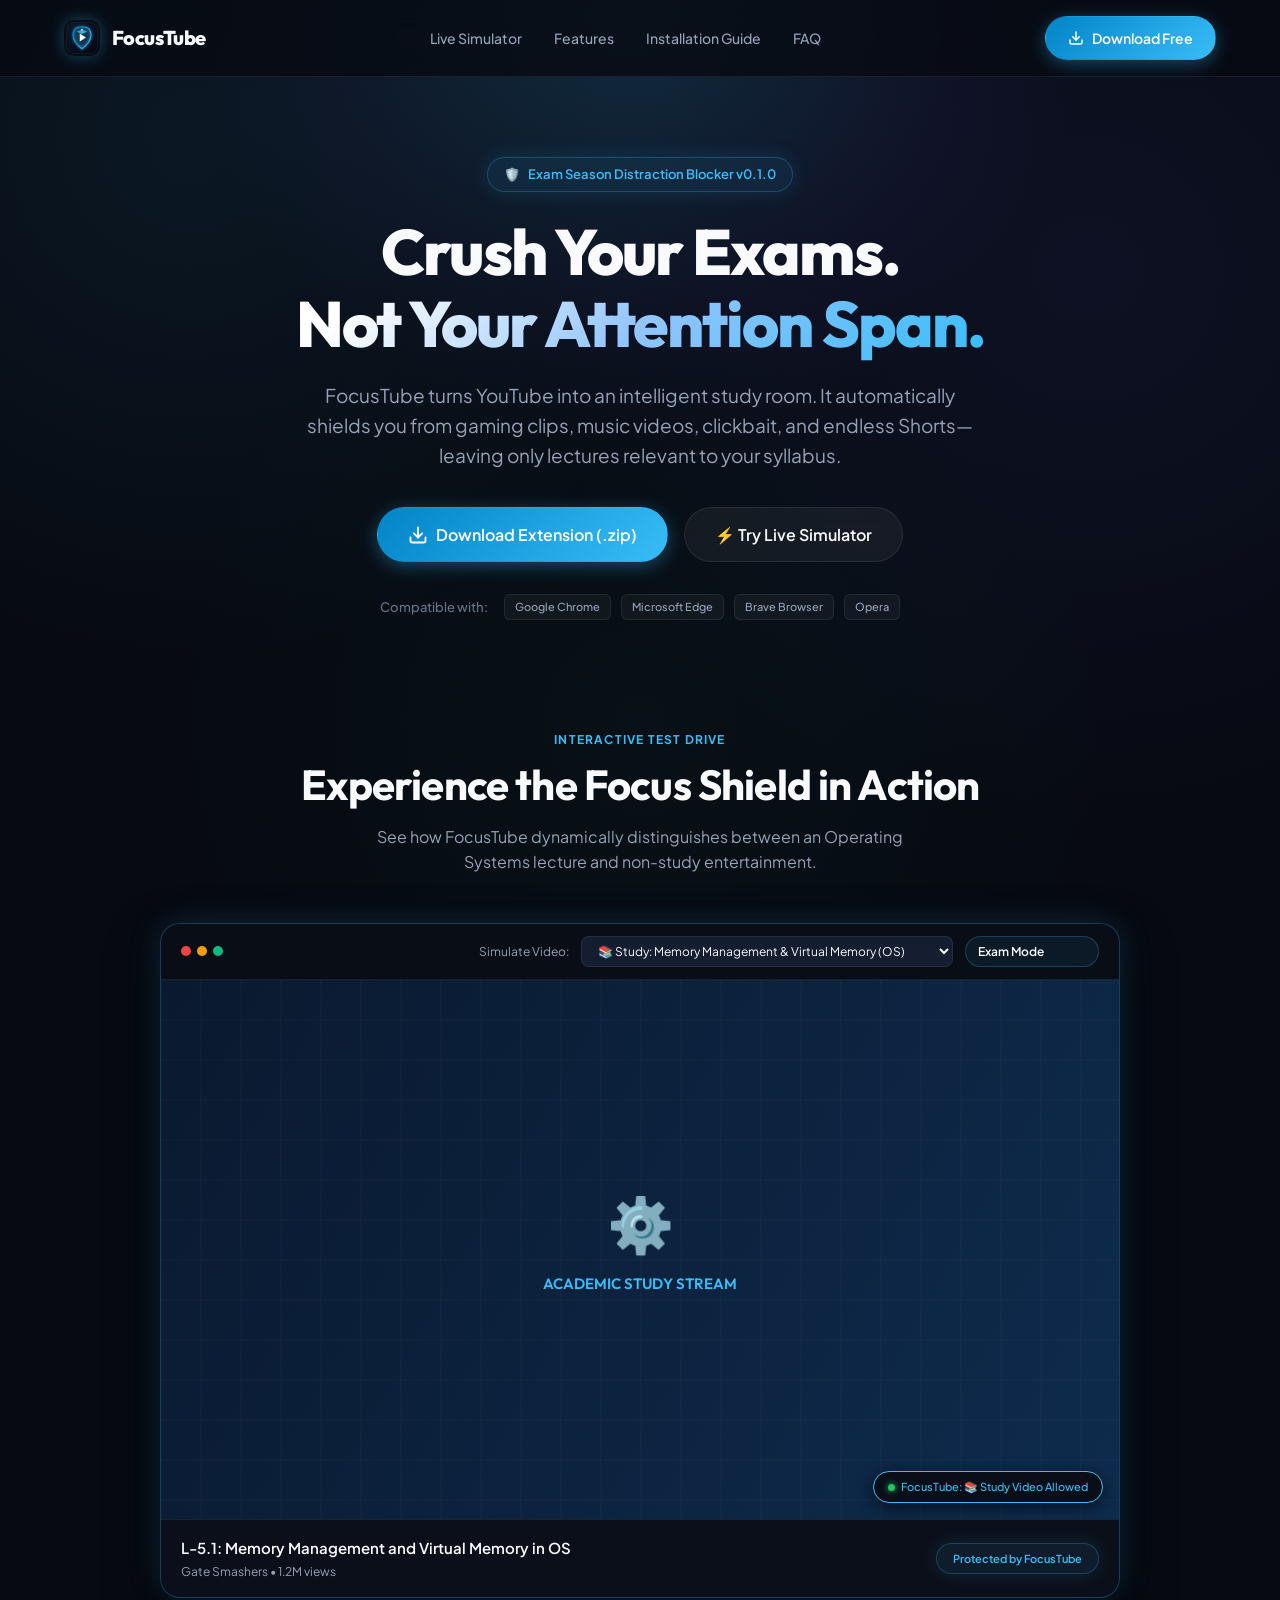
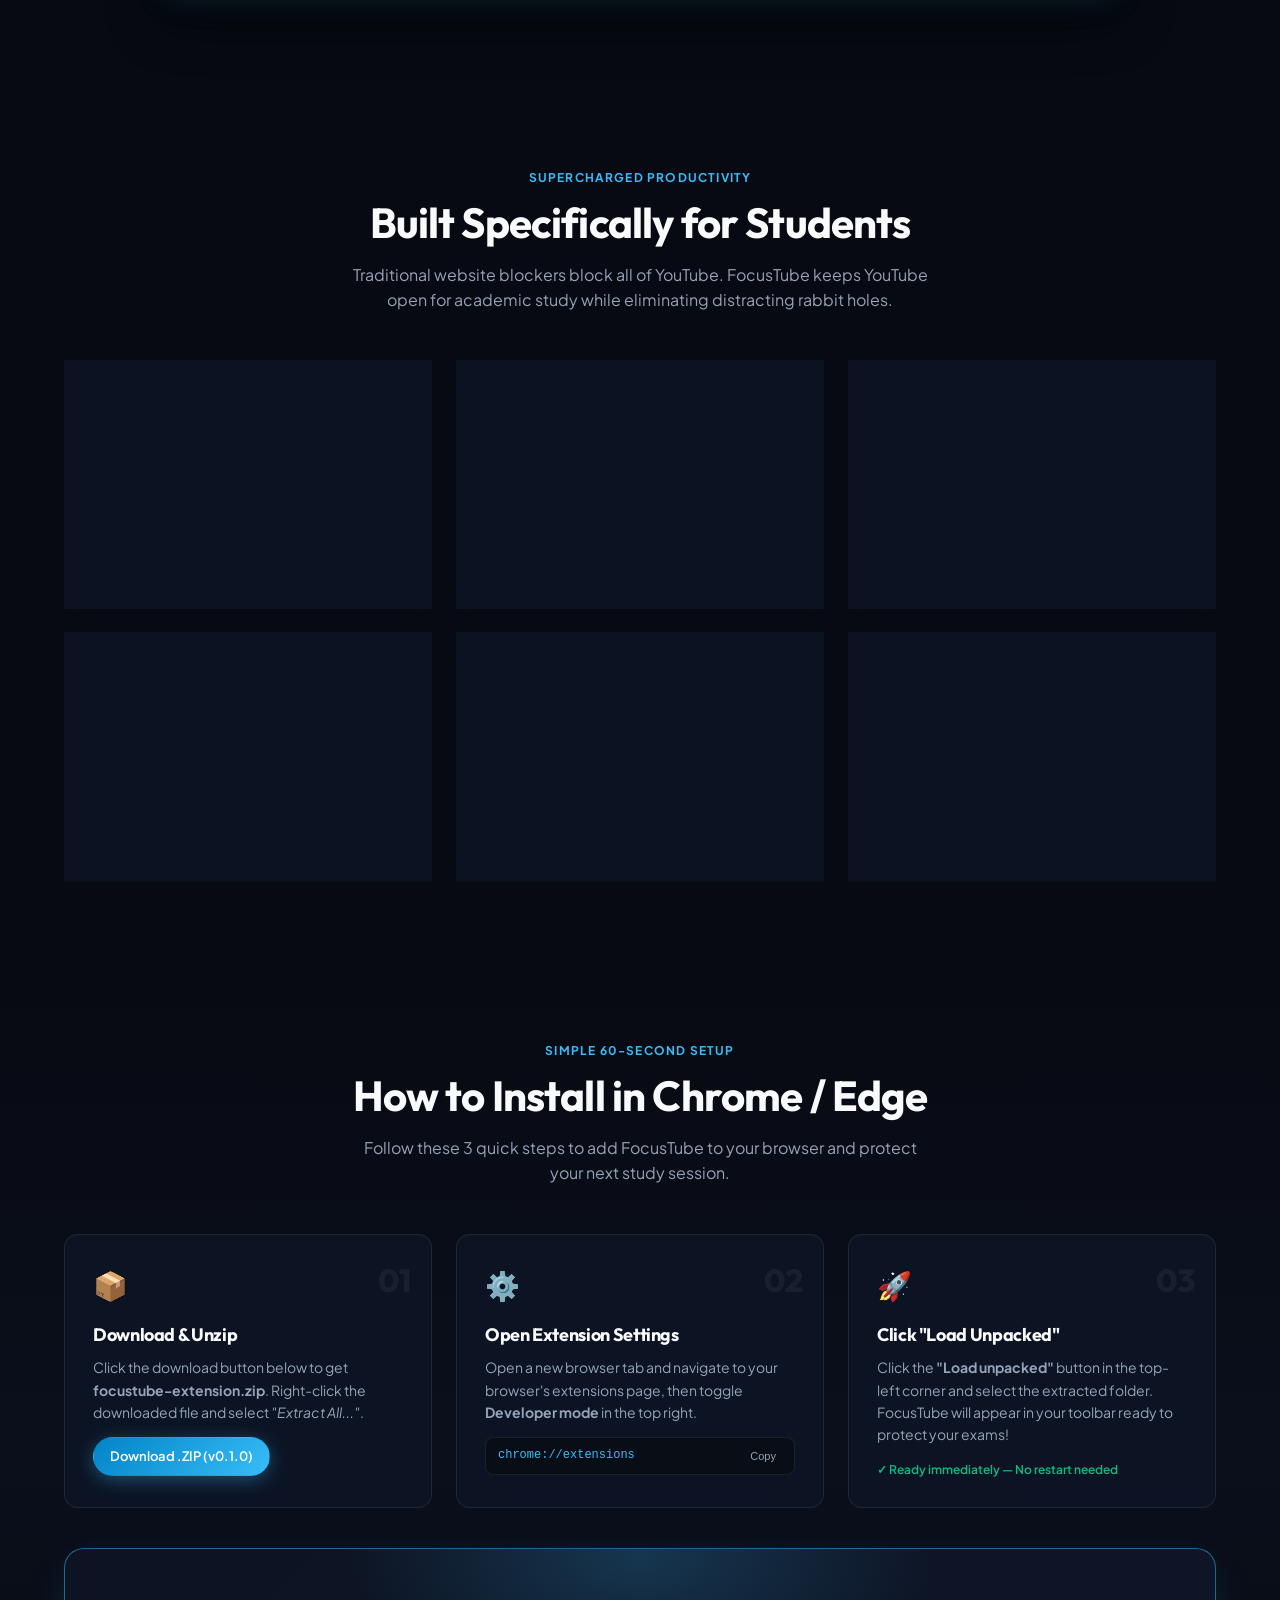
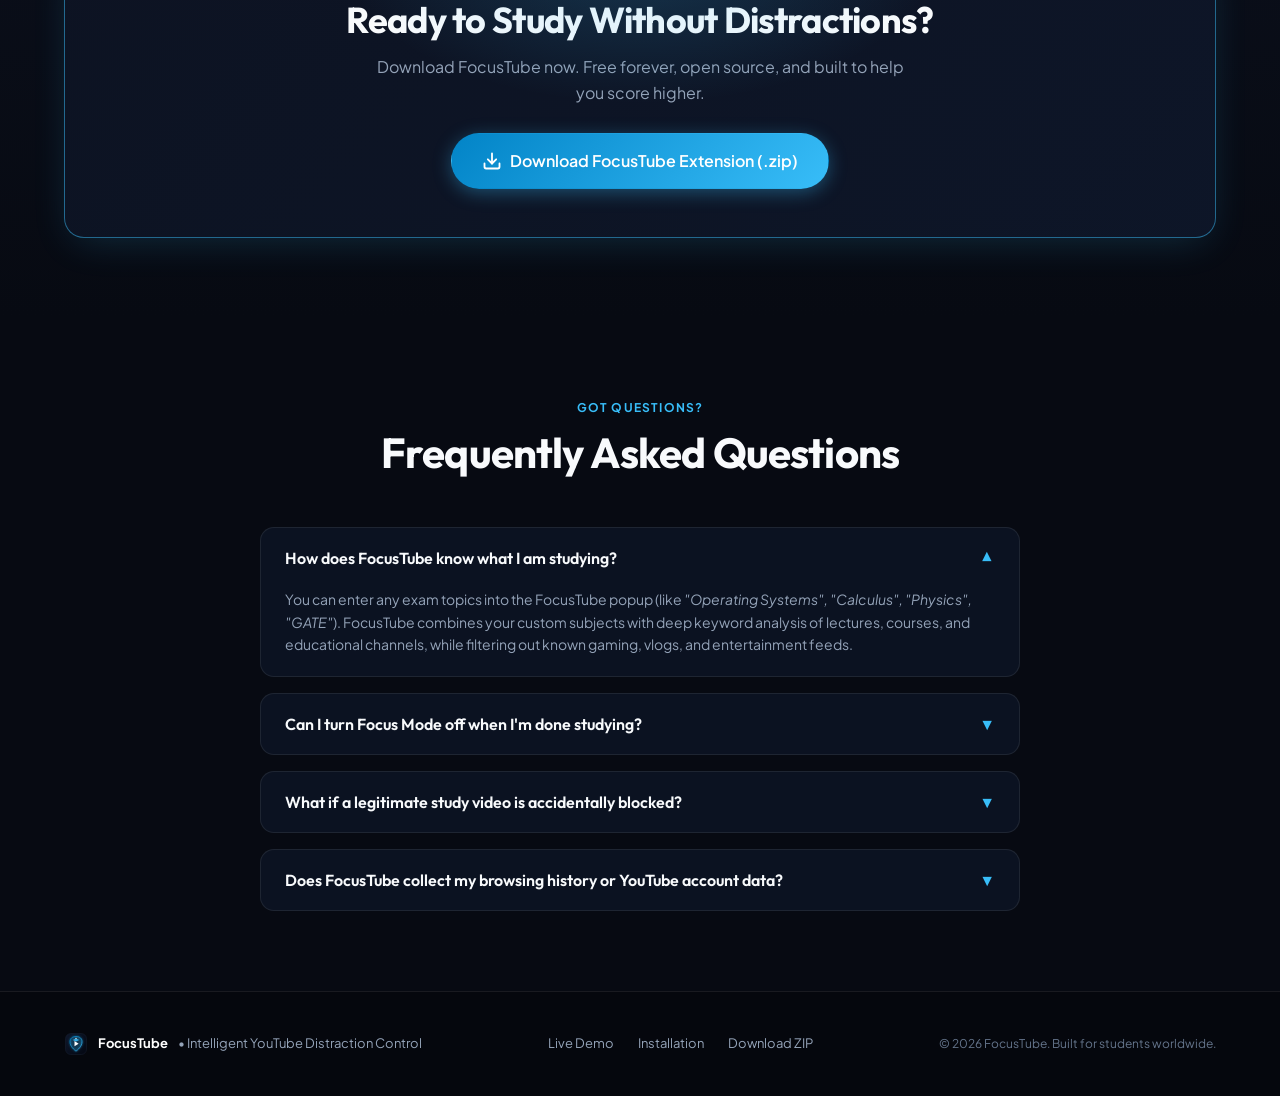
<file: docs/index.html>
<!DOCTYPE html>
<html lang="en">
<head>
  <meta charset="UTF-8" />
  <meta name="viewport" content="width=device-width, initial-scale=1.0" />
  <title>FocusTube - Block YouTube Distractions & Ace Your Exams</title>
  <meta name="description" content="FocusTube automatically detects and blocks distracting videos, music, gaming, and Shorts on YouTube during exams, keeping you locked into your syllabus." />
  <link rel="icon" type="image/svg+xml" href="logo.svg" />
  <link rel="stylesheet" href="style.css" />
</head>
<body>
  <!-- Ambient background glow -->
  <div class="ambient-glow"></div>

  <!-- Navigation Bar -->
  <header class="navbar">
    <div class="container nav-container">
      <a href="#" class="nav-brand" id="navBrand">
        <img src="logo.svg" alt="FocusTube Logo" class="nav-logo-img" />
        <span>FocusTube</span>
      </a>

      <ul class="nav-links">
        <li><a href="#simulator" class="nav-link">Live Simulator</a></li>
        <li><a href="#features" class="nav-link">Features</a></li>
        <li><a href="#install" class="nav-link">Installation Guide</a></li>
        <li><a href="#faq" class="nav-link">FAQ</a></li>
      </ul>

      <div class="nav-actions">
        <a href="focustube-extension.zip" download="focustube-extension.zip" class="btn btn-primary btn-download-action" id="btnNavDownload">
          <svg width="16" height="16" viewBox="0 0 24 24" fill="none" stroke="currentColor" stroke-width="2.2" stroke-linecap="round" stroke-linejoin="round">
            <path d="M21 15v4a2 2 0 0 1-2 2H5a2 2 0 0 1-2-2v-4"></path>
            <polyline points="7 10 12 15 17 10"></polyline>
            <line x1="12" y1="15" x2="12" y2="3"></line>
          </svg>
          <span>Download Free</span>
        </a>
      </div>
    </div>
  </header>

  <main>
    <!-- Hero Section -->
    <section class="hero" id="hero">
      <div class="container">
        <div class="badge-pill">
          <span>🛡️</span>
          <span>Exam Season Distraction Blocker v0.1.0</span>
        </div>

        <h1 class="hero-title">
          Crush Your Exams.<br />
          <span class="text-gradient">Not Your Attention Span.</span>
        </h1>

        <p class="hero-subtitle">
          FocusTube turns YouTube into an intelligent study room. It automatically shields you from gaming clips, music videos, clickbait, and endless Shorts—leaving only lectures relevant to your syllabus.
        </p>

        <div class="hero-cta-group">
          <a href="focustube-extension.zip" download="focustube-extension.zip" class="btn btn-primary btn-lg btn-download-action" id="btnHeroDownload">
            <svg width="20" height="20" viewBox="0 0 24 24" fill="none" stroke="currentColor" stroke-width="2.2" stroke-linecap="round" stroke-linejoin="round">
              <path d="M21 15v4a2 2 0 0 1-2 2H5a2 2 0 0 1-2-2v-4"></path>
              <polyline points="7 10 12 15 17 10"></polyline>
              <line x1="12" y1="15" x2="12" y2="3"></line>
            </svg>
            <span>Download Extension (.zip)</span>
          </a>

          <a href="#simulator" class="btn btn-secondary btn-lg" id="btnHeroDemo">
            <span>⚡ Try Live Simulator</span>
          </a>
        </div>

        <div class="browser-support">
          <span>Compatible with:</span>
          <div class="browser-icons">
            <span class="browser-tag">Google Chrome</span>
            <span class="browser-tag">Microsoft Edge</span>
            <span class="browser-tag">Brave Browser</span>
            <span class="browser-tag">Opera</span>
          </div>
        </div>
      </div>
    </section>

    <!-- Interactive Live Simulator Section -->
    <section class="simulator-section" id="simulator">
      <div class="container">
        <div class="section-header">
          <span class="section-badge">Interactive Test Drive</span>
          <h2 class="section-heading">Experience the Focus Shield in Action</h2>
          <p class="section-desc">
            See how FocusTube dynamically distinguishes between an Operating Systems lecture and non-study entertainment.
          </p>
        </div>

        <div class="simulator-frame" id="simFrame">
          <!-- Toolbar -->
          <div class="simulator-toolbar">
            <div class="browser-dots">
              <span class="dot red"></span>
              <span class="dot yellow"></span>
              <span class="dot green"></span>
            </div>

            <div class="simulator-controls">
              <label for="simVideoSelect" style="font-size: 12px; color: var(--text-muted);">Simulate Video:</label>
              <select id="simVideoSelect" class="sim-select">
                <option value="os_memory">📚 Study: Memory Management & Virtual Memory (OS)</option>
                <option value="full_course">📚 Study: Operating System Full Course (freeCodeCamp)</option>
                <option value="gta6">🎮 Distraction: GTA 6 Gameplay & World Trailer</option>
                <option value="music">🎵 Distraction: Dua Lipa - Levitating (Music Video)</option>
                <option value="memes">😹 Distraction: Try Not To Laugh Memes Compilation</option>
              </select>

              <div class="sim-toggle-wrapper">
                <span>Exam Mode</span>
                <label class="mini-switch" style="position: relative; display: inline-block; width: 34px; height: 18px;">
                  <input type="checkbox" id="simExamToggle" checked style="opacity: 0; width: 0; height: 0;" />
                  <span class="mini-slider"></span>
                </label>
              </div>
            </div>
          </div>

          <!-- Video Player Display -->
          <div class="player-container">
            <canvas id="simPlayerCanvas" width="800" height="450" style="width: 100%; height: 100%;"></canvas>

            <!-- Focus Shield Overlay -->
            <div class="sim-shield-overlay" id="simShield">
              <div class="shield-icon-badge">🛡️</div>
              <div class="shield-status-pill">Exam Focus Mode Active</div>
              <h3 class="shield-headline">Distraction Blocked</h3>
              <p class="shield-reason" id="simShieldReason">
                Matches non-study entertainment pattern.
              </p>
              <div class="shield-topics-box">
                <strong style="color: var(--accent-cyan);">Active Exam Topics:</strong> Operating Systems, Memory Management
              </div>
              <div class="shield-actions">
                <button class="btn btn-primary" id="simBtnSearch">
                  🔍 Switch to OS Lecture
                </button>
                <button class="btn btn-secondary" id="simBtnOverride" style="font-size: 12px; padding: 8px 16px;">
                  Allow Video for this Session
                </button>
              </div>
            </div>

            <!-- In-Player Diagnostic Pill -->
            <div class="sim-diagnostic-pill" id="simDiagnosticPill">
              <span class="status-dot green"></span> FocusTube: 📚 Study Video Allowed
            </div>
          </div>

          <!-- Video Info Bar -->
          <div class="sim-video-info">
            <div>
              <div class="sim-video-title" id="simVideoTitle">L-5.1: Memory Management and Virtual Memory in OS</div>
              <div class="sim-video-channel" id="simVideoChannel">Gate Smashers • 1.2M views</div>
            </div>
            <span class="badge-pill" style="margin: 0; font-size: 11px;">Protected by FocusTube</span>
          </div>
        </div>
      </div>
    </section>

    <!-- Features Section -->
    <section class="features-section" id="features">
      <div class="container">
        <div class="section-header">
          <span class="section-badge">Supercharged Productivity</span>
          <h2 class="section-heading">Built Specifically for Students</h2>
          <p class="section-desc">
            Traditional website blockers block all of YouTube. FocusTube keeps YouTube open for academic study while eliminating distracting rabbit holes.
          </p>
        </div>

        <div class="feature-grid">
          <div class="feature-card">
            <div class="feature-icon-wrapper">🎯</div>
            <h3 class="feature-title">Smart Subject Filtering</h3>
            <p class="feature-desc">
              Enter your active exam subjects (e.g. <em>Operating Systems, Calculus, Data Structures</em>). FocusTube validates titles and channels against your syllabus in real-time.
            </p>
          </div>

          <div class="feature-card">
            <div class="feature-icon-wrapper">🛑</div>
            <h3 class="feature-title">Instant Playback Intercept</h3>
            <p class="feature-desc">
              When an off-topic video is clicked, FocusTube instantly pauses playback, mutes audio, and raises the aesthetic Focus Shield before distractions hook your brain.
            </p>
          </div>

          <div class="feature-card">
            <div class="feature-icon-wrapper">🚫</div>
            <h3 class="feature-title">Shorts Doom-Scroll Killer</h3>
            <p class="feature-desc">
              YouTube Shorts are the #1 threat to student focus. FocusTube locks down the Shorts player during study hours so you never lose 45 minutes to short-form loops.
            </p>
          </div>

          <div class="feature-card">
            <div class="feature-icon-wrapper">⚡</div>
            <h3 class="feature-title">SPA Transition Aware</h3>
            <p class="feature-desc">
              YouTube never reloads pages when you click videos. FocusTube hooks into YouTube's single-page router, title changes, and DOM updates for seamless instant detection.
            </p>
          </div>

          <div class="feature-card">
            <div class="feature-icon-wrapper">🔒</div>
            <h3 class="feature-title">100% Private & Local</h3>
            <p class="feature-desc">
              No account required. No external servers or telemetry. All topic evaluation happens entirely on your machine in under 5 milliseconds.
            </p>
          </div>

          <div class="feature-card">
            <div class="feature-icon-wrapper">🔓</div>
            <h3 class="feature-title">Smart Session Override</h3>
            <p class="feature-desc">
              Studying an unconventional topic or documentary? One click on the shield allows the video for your current session without disabling your overall exam shield.
            </p>
          </div>
        </div>
      </div>
    </section>

    <!-- Step-by-Step Installation Guide -->
    <section class="install-section" id="install">
      <div class="container">
        <div class="section-header">
          <span class="section-badge">Simple 60-Second Setup</span>
          <h2 class="section-heading">How to Install in Chrome / Edge</h2>
          <p class="section-desc">
            Follow these 3 quick steps to add FocusTube to your browser and protect your next study session.
          </p>
        </div>

        <div class="install-steps-grid">
          <div class="step-card">
            <span class="step-number">01</span>
            <span class="step-icon">📦</span>
            <h3 class="step-title">Download & Unzip</h3>
            <p class="step-desc">
              Click the download button below to get <strong>focustube-extension.zip</strong>. Right-click the downloaded file and select <em>"Extract All..."</em>.
            </p>
            <a href="focustube-extension.zip" download="focustube-extension.zip" class="btn btn-primary btn-download-action" style="font-size: 13px; padding: 8px 16px;">
              Download .ZIP (v0.1.0)
            </a>
          </div>

          <div class="step-card">
            <span class="step-number">02</span>
            <span class="step-icon">⚙️</span>
            <h3 class="step-title">Open Extension Settings</h3>
            <p class="step-desc">
              Open a new browser tab and navigate to your browser's extensions page, then toggle <strong>Developer mode</strong> in the top right.
            </p>
            <div class="code-snippet">
              <span>chrome://extensions</span>
              <button class="btn-copy" data-copy="chrome://extensions" title="Copy to clipboard">Copy</button>
            </div>
          </div>

          <div class="step-card">
            <span class="step-number">03</span>
            <span class="step-icon">🚀</span>
            <h3 class="step-title">Click "Load Unpacked"</h3>
            <p class="step-desc">
              Click the <strong>"Load unpacked"</strong> button in the top-left corner and select the extracted folder. FocusTube will appear in your toolbar ready to protect your exams!
            </p>
            <div style="font-size: 12px; color: var(--accent-emerald); font-weight: 600;">
              ✓ Ready immediately — No restart needed
            </div>
          </div>
        </div>

        <!-- Download Callout Banner -->
        <div class="download-callout">
          <h3 class="callout-title">Ready to Study Without Distractions?</h3>
          <p class="callout-desc">
            Download FocusTube now. Free forever, open source, and built to help you score higher.
          </p>
          <a href="focustube-extension.zip" download="focustube-extension.zip" class="btn btn-primary btn-lg btn-download-action" id="btnCalloutDownload">
            <svg width="20" height="20" viewBox="0 0 24 24" fill="none" stroke="currentColor" stroke-width="2.2" stroke-linecap="round" stroke-linejoin="round">
              <path d="M21 15v4a2 2 0 0 1-2 2H5a2 2 0 0 1-2-2v-4"></path>
              <polyline points="7 10 12 15 17 10"></polyline>
              <line x1="12" y1="15" x2="12" y2="3"></line>
            </svg>
            <span>Download FocusTube Extension (.zip)</span>
          </a>
        </div>
      </div>
    </section>

    <!-- FAQ Section -->
    <section class="faq-section" id="faq">
      <div class="container">
        <div class="section-header">
          <span class="section-badge">Got Questions?</span>
          <h2 class="section-heading">Frequently Asked Questions</h2>
        </div>

        <div class="faq-list">
          <div class="faq-item open">
            <button class="faq-question">
              <span>How does FocusTube know what I am studying?</span>
              <span class="faq-chevron">▼</span>
            </button>
            <div class="faq-answer">
              You can enter any exam topics into the FocusTube popup (like <em>"Operating Systems", "Calculus", "Physics", "GATE"</em>). FocusTube combines your custom subjects with deep keyword analysis of lectures, courses, and educational channels, while filtering out known gaming, vlogs, and entertainment feeds.
            </div>
          </div>

          <div class="faq-item">
            <button class="faq-question">
              <span>Can I turn Focus Mode off when I'm done studying?</span>
              <span class="faq-chevron">▼</span>
            </button>
            <div class="faq-answer">
              Yes! Simply click the FocusTube icon in your browser toolbar and toggle the master <strong>Exam Study Mode</strong> switch to OFF. All videos and YouTube features will immediately play as normal without needing a browser reload.
            </div>
          </div>

          <div class="faq-item">
            <button class="faq-question">
              <span>What if a legitimate study video is accidentally blocked?</span>
              <span class="faq-chevron">▼</span>
            </button>
            <div class="faq-answer">
              Every blocked video screen features an <em>"Allow Video for this Session"</em> button. If an educational documentary or niche lecture has an unusual title, you can bypass the shield with one click.
            </div>
          </div>

          <div class="faq-item">
            <button class="faq-question">
              <span>Does FocusTube collect my browsing history or YouTube account data?</span>
              <span class="faq-chevron">▼</span>
            </button>
            <div class="faq-answer">
              Absolutely not. FocusTube runs 100% locally in your browser. It has no tracking scripts, no third-party analytics, and never transmits your browsing data to any server.
            </div>
          </div>
        </div>
      </div>
    </section>
  </main>

  <!-- Footer -->
  <footer class="footer">
    <div class="container footer-content">
      <div style="display: flex; align-items: center; gap: 10px;">
        <img src="logo.svg" alt="FocusTube" style="width: 24px; height: 24px;" />
        <span style="font-weight: 700; color: #ffffff;">FocusTube</span>
        <span>• Intelligent YouTube Distraction Control</span>
      </div>

      <div class="footer-links">
        <a href="#simulator" class="footer-link">Live Demo</a>
        <a href="#install" class="footer-link">Installation</a>
        <a href="focustube-extension.zip" download="focustube-extension.zip" class="footer-link">Download ZIP</a>
      </div>

      <div style="font-size: 12px; color: var(--text-subtle);">
        © 2026 FocusTube. Built for students worldwide.
      </div>
    </div>
  </footer>

  <script src="app.js"></script>
</body>
</html>
</file>
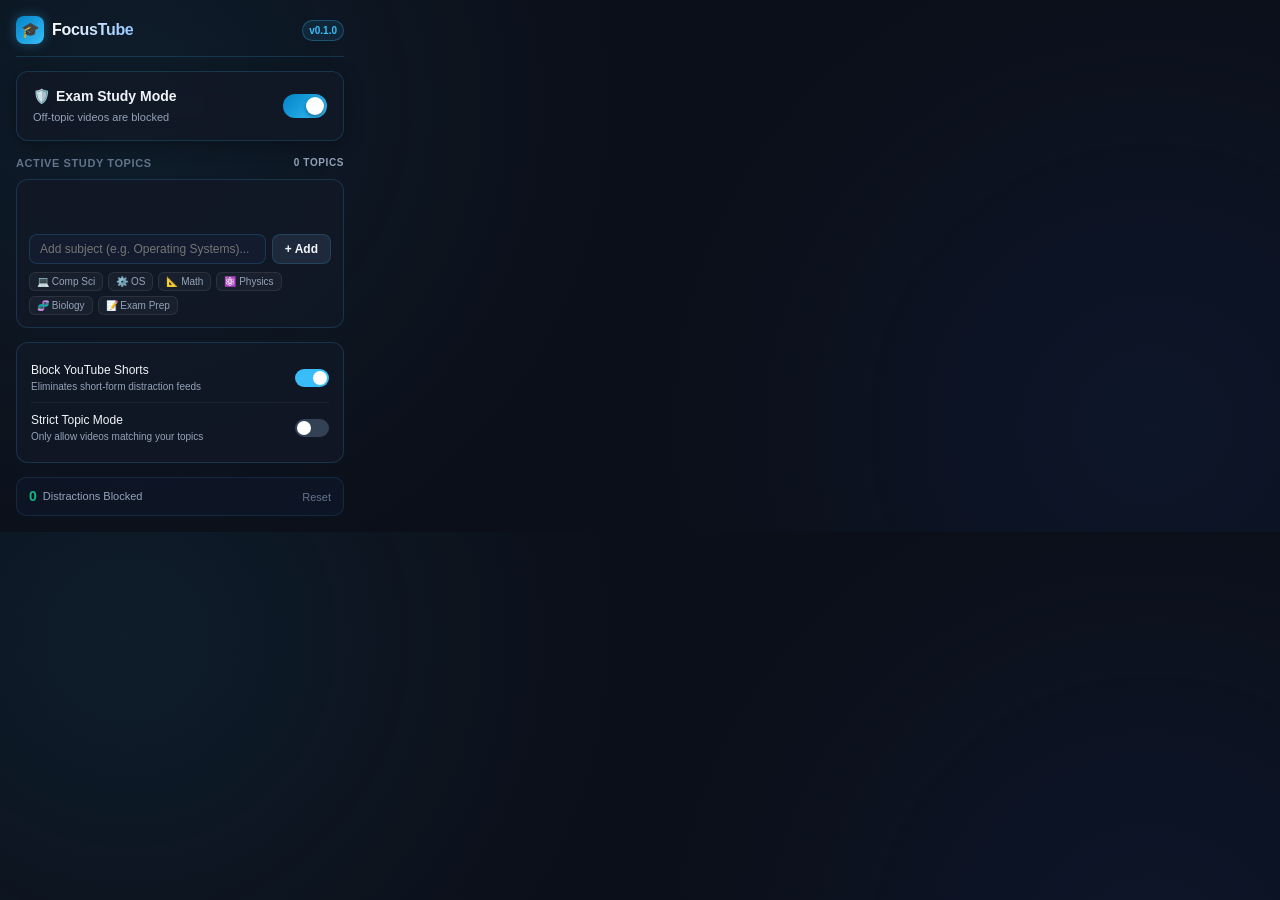
<file: extension/popup.html>
<!DOCTYPE html>
<html lang="en">
<head>
  <meta charset="utf-8" />
  <meta name="viewport" content="width=device-width, initial-scale=1.0" />
  <title>FocusTube - Exam Focus</title>
  <link rel="stylesheet" href="popup.css" />
</head>
<body>
  <!-- Header -->
  <header class="header">
    <div class="brand-wrapper">
      <div class="brand-icon">🎓</div>
      <div class="brand-title">FocusTube</div>
    </div>
    <span class="version-pill">v0.1.0</span>
  </header>

  <!-- Master Exam Mode Toggle -->
  <div class="master-card" id="masterCard">
    <div class="master-info">
      <h3><span>🛡️</span> Exam Study Mode</h3>
      <p id="masterStatusText">Off-topic videos are blocked</p>
    </div>
    <label class="switch">
      <input type="checkbox" id="examModeToggle" checked />
      <span class="slider"></span>
    </label>
  </div>

  <!-- Study Topics Section -->
  <div class="section-title">
    <span>Active Study Topics</span>
    <span style="font-size: 10px; color: var(--text-muted);" id="topicCount">0 topics</span>
  </div>

  <div class="topic-card">
    <div class="tag-container" id="tagContainer">
      <!-- Dynamically generated tags -->
    </div>

    <div class="tag-input-row">
      <input 
        type="text" 
        id="tagInput" 
        class="tag-input" 
        placeholder="Add subject (e.g. Operating Systems)..." 
        maxlength="40"
      />
      <button class="btn-add" id="btnAddTag">+ Add</button>
    </div>

    <!-- Quick Presets -->
    <div class="presets-row">
      <button class="preset-chip" data-topic="Computer Science">💻 Comp Sci</button>
      <button class="preset-chip" data-topic="Operating Systems">⚙️ OS</button>
      <button class="preset-chip" data-topic="Mathematics">📐 Math</button>
      <button class="preset-chip" data-topic="Physics">⚛️ Physics</button>
      <button class="preset-chip" data-topic="Biology">🧬 Biology</button>
      <button class="preset-chip" data-topic="GATE / Exam Prep">📝 Exam Prep</button>
    </div>
  </div>

  <!-- Strictness & Shorts Control -->
  <div class="options-card">
    <div class="option-row">
      <div>
        <div class="option-text">Block YouTube Shorts</div>
        <div class="option-subtext">Eliminates short-form distraction feeds</div>
      </div>
      <label class="mini-switch">
        <input type="checkbox" id="blockShortsToggle" checked />
        <span class="mini-slider"></span>
      </label>
    </div>

    <div class="option-row">
      <div>
        <div class="option-text">Strict Topic Mode</div>
        <div class="option-subtext">Only allow videos matching your topics</div>
      </div>
      <label class="mini-switch">
        <input type="checkbox" id="strictModeToggle" />
        <span class="mini-slider"></span>
      </label>
    </div>
  </div>

  <!-- Stats Banner -->
  <div class="stats-banner">
    <div class="stat-item">
      <span class="stat-number" id="blockedCount">0</span>
      <span class="stat-label">Distractions Blocked</span>
    </div>
    <button class="reset-stats" id="btnResetStats" title="Reset counter">Reset</button>
  </div>

  <script src="popup.js"></script>
</body>
</html>
</file>
<file: docs/style.css>
/* ==========================================================================
   FocusTube - Modern Dark Glassmorphism Design System
   ========================================================================== */

@import url('https://fonts.googleapis.com/css2?family=Outfit:wght@400;500;600;700;800&family=Plus+Jakarta+Sans:ital,wght@0,300;0,400;0,500;0,600;0,700;1,400&display=swap');

:root {
  /* Color Palette */
  --bg-dark: #070a12;
  --bg-surface: #0e1424;
  --bg-surface-elevated: rgba(18, 26, 44, 0.7);
  --bg-card: rgba(15, 23, 42, 0.65);
  
  --primary: #38bdf8;
  --primary-glow: rgba(56, 189, 248, 0.35);
  --primary-hover: #0284c7;
  --primary-deep: #0369a1;
  
  --accent-cyan: #38bdf8;
  --accent-indigo: #6366f1;
  --accent-emerald: #10b981;
  --accent-rose: #f43f5e;
  --accent-amber: #f59e0b;
  
  --border-subtle: rgba(255, 255, 255, 0.08);
  --border-glow: rgba(56, 189, 248, 0.25);
  --border-highlight: rgba(56, 189, 248, 0.5);

  --text-main: #f8fafc;
  --text-muted: #94a3b8;
  --text-subtle: #64748b;
  
  --font-heading: 'Outfit', sans-serif;
  --font-body: 'Plus Jakarta Sans', sans-serif;
  
  --radius-sm: 8px;
  --radius-md: 14px;
  --radius-lg: 20px;
  --radius-full: 9999px;
  
  --shadow-sm: 0 4px 12px rgba(0, 0, 0, 0.3);
  --shadow-md: 0 10px 30px -5px rgba(0, 0, 0, 0.5);
  --shadow-glow: 0 0 35px -5px rgba(56, 189, 248, 0.25);
  
  --transition-fast: 0.18s cubic-bezier(0.16, 1, 0.3, 1);
  --transition-normal: 0.28s cubic-bezier(0.16, 1, 0.3, 1);
}

/* Reset & Base */
*, *::before, *::after {
  box-sizing: border-box;
  margin: 0;
  padding: 0;
}

html {
  scroll-behavior: smooth;
  color-scheme: dark;
}

body {
  background-color: var(--bg-dark);
  color: var(--text-main);
  font-family: var(--font-body);
  font-size: 16px;
  line-height: 1.6;
  overflow-x: hidden;
  position: relative;
  background-image: 
    radial-gradient(circle at 15% 15%, rgba(56, 189, 248, 0.08) 0%, transparent 40%),
    radial-gradient(circle at 85% 30%, rgba(99, 102, 241, 0.08) 0%, transparent 45%),
    radial-gradient(circle at 50% 80%, rgba(16, 185, 129, 0.04) 0%, transparent 50%);
  background-attachment: fixed;
}

/* Ambient glow blobs */
.ambient-glow {
  position: absolute;
  top: 0;
  left: 50%;
  transform: translateX(-50%);
  width: 900px;
  height: 450px;
  background: radial-gradient(ellipse at top, rgba(56, 189, 248, 0.18) 0%, rgba(99, 102, 241, 0.05) 50%, transparent 70%);
  pointer-events: none;
  z-index: 0;
}

/* Typography */
h1, h2, h3, h4, h5, h6 {
  font-family: var(--font-heading);
  color: var(--text-main);
  line-height: 1.25;
  font-weight: 700;
  letter-spacing: -0.02em;
}

a {
  color: inherit;
  text-decoration: none;
}

.text-gradient {
  background: linear-gradient(135deg, #ffffff 10%, #93c5fd 50%, #38bdf8 100%);
  -webkit-background-clip: text;
  -webkit-text-fill-color: transparent;
}

.text-gradient-cyan {
  background: linear-gradient(135deg, #38bdf8, #818cf8);
  -webkit-background-clip: text;
  -webkit-text-fill-color: transparent;
}

/* Container */
.container {
  max-width: 1200px;
  margin: 0 auto;
  padding: 0 24px;
  position: relative;
  z-index: 1;
}

/* Navigation Bar */
.navbar {
  position: sticky;
  top: 0;
  z-index: 1000;
  backdrop-filter: blur(16px);
  -webkit-backdrop-filter: blur(16px);
  background: rgba(7, 10, 18, 0.8);
  border-bottom: 1px solid var(--border-subtle);
  padding: 16px 0;
  transition: var(--transition-normal);
}

.nav-container {
  display: flex;
  align-items: center;
  justify-content: space-between;
}

.nav-brand {
  display: flex;
  align-items: center;
  gap: 12px;
  font-family: var(--font-heading);
  font-size: 20px;
  font-weight: 800;
  letter-spacing: -0.03em;
}

.nav-logo-img {
  width: 36px;
  height: 36px;
  border-radius: 10px;
  box-shadow: 0 0 16px var(--primary-glow);
}

.nav-links {
  display: flex;
  align-items: center;
  gap: 32px;
  list-style: none;
}

.nav-link {
  font-size: 14px;
  font-weight: 500;
  color: var(--text-muted);
  transition: color var(--transition-fast);
}

.nav-link:hover {
  color: var(--accent-cyan);
}

.nav-actions {
  display: flex;
  align-items: center;
  gap: 14px;
}

/* Buttons */
.btn {
  display: inline-flex;
  align-items: center;
  justify-content: center;
  gap: 8px;
  font-family: var(--font-body);
  font-size: 14px;
  font-weight: 600;
  border-radius: var(--radius-full);
  padding: 10px 22px;
  cursor: pointer;
  transition: all var(--transition-normal);
  border: 1px solid transparent;
  outline: none;
  white-space: nowrap;
}

.btn-primary {
  background: linear-gradient(135deg, #0284c7, #38bdf8);
  color: #ffffff;
  box-shadow: 0 4px 18px rgba(56, 189, 248, 0.35);
}

.btn-primary:hover {
  transform: translateY(-2px);
  box-shadow: 0 8px 25px rgba(56, 189, 248, 0.5);
  filter: brightness(1.08);
}

.btn-primary:active {
  transform: translateY(0);
}

.btn-secondary {
  background: rgba(255, 255, 255, 0.05);
  color: var(--text-main);
  border: 1px solid var(--border-subtle);
  backdrop-filter: blur(10px);
}

.btn-secondary:hover {
  background: rgba(255, 255, 255, 0.09);
  border-color: var(--border-glow);
  transform: translateY(-2px);
}

.btn-lg {
  padding: 14px 30px;
  font-size: 16px;
  border-radius: var(--radius-full);
}

/* Hero Section */
.hero {
  padding: 80px 0 60px;
  text-align: center;
  position: relative;
}

.badge-pill {
  display: inline-flex;
  align-items: center;
  gap: 8px;
  background: rgba(56, 189, 248, 0.08);
  border: 1px solid var(--border-glow);
  padding: 6px 16px;
  border-radius: var(--radius-full);
  font-size: 13px;
  font-weight: 600;
  color: var(--accent-cyan);
  margin-bottom: 24px;
  box-shadow: 0 0 20px rgba(56, 189, 248, 0.15);
}

.hero-title {
  font-size: clamp(38px, 5.5vw, 64px);
  font-weight: 800;
  letter-spacing: -0.03em;
  line-height: 1.12;
  margin-bottom: 20px;
  max-width: 900px;
  margin-left: auto;
  margin-right: auto;
}

.hero-subtitle {
  font-size: clamp(16px, 2vw, 19px);
  color: var(--text-muted);
  max-width: 680px;
  margin: 0 auto 36px;
  line-height: 1.6;
}

.hero-cta-group {
  display: flex;
  align-items: center;
  justify-content: center;
  gap: 16px;
  flex-wrap: wrap;
  margin-bottom: 32px;
}

.browser-support {
  display: flex;
  align-items: center;
  justify-content: center;
  gap: 16px;
  color: var(--text-subtle);
  font-size: 13px;
  font-weight: 500;
}

.browser-icons {
  display: inline-flex;
  align-items: center;
  gap: 10px;
  color: var(--text-muted);
}

.browser-tag {
  background: rgba(255, 255, 255, 0.04);
  border: 1px solid rgba(255, 255, 255, 0.08);
  padding: 3px 10px;
  border-radius: 6px;
  font-size: 11px;
}

/* Interactive Simulator Section */
.simulator-section {
  padding: 50px 0 90px;
}

.section-header {
  text-align: center;
  margin-bottom: 48px;
}

.section-badge {
  color: var(--accent-cyan);
  font-size: 12px;
  font-weight: 700;
  text-transform: uppercase;
  letter-spacing: 0.1em;
  margin-bottom: 10px;
  display: block;
}

.section-heading {
  font-size: clamp(28px, 3.8vw, 42px);
  margin-bottom: 12px;
}

.section-desc {
  color: var(--text-muted);
  max-width: 580px;
  margin: 0 auto;
  font-size: 16px;
}

/* Simulator Frame */
.simulator-frame {
  background: var(--bg-surface);
  border: 1px solid var(--border-glow);
  border-radius: var(--radius-lg);
  box-shadow: var(--shadow-glow), 0 20px 50px rgba(0, 0, 0, 0.7);
  overflow: hidden;
  max-width: 960px;
  margin: 0 auto;
  position: relative;
}

.simulator-toolbar {
  background: #090d16;
  border-bottom: 1px solid var(--border-subtle);
  padding: 12px 20px;
  display: flex;
  align-items: center;
  justify-content: space-between;
  gap: 16px;
  flex-wrap: wrap;
}

.browser-dots {
  display: flex;
  gap: 6px;
}

.dot {
  width: 10px;
  height: 10px;
  border-radius: 50%;
}
.dot.red { background: #ef4444; }
.dot.yellow { background: #f59e0b; }
.dot.green { background: #10b981; }

.simulator-controls {
  display: flex;
  align-items: center;
  gap: 12px;
  flex-wrap: wrap;
}

.sim-select {
  background: #151d30;
  border: 1px solid var(--border-subtle);
  color: var(--text-main);
  padding: 6px 12px;
  border-radius: 8px;
  font-size: 12px;
  font-family: var(--font-body);
  outline: none;
  cursor: pointer;
  transition: border-color 0.2s;
}

.sim-select:focus {
  border-color: var(--accent-cyan);
}

.sim-toggle-wrapper {
  display: flex;
  align-items: center;
  gap: 8px;
  background: rgba(56, 189, 248, 0.08);
  border: 1px solid var(--border-glow);
  padding: 5px 12px;
  border-radius: 9999px;
  font-size: 12px;
  font-weight: 600;
}

/* Mock YouTube Player Container */
.player-container {
  aspect-ratio: 16 / 9;
  background: #000000;
  position: relative;
  display: flex;
  align-items: center;
  justify-content: center;
  overflow: hidden;
}

.player-video-bg {
  width: 100%;
  height: 100%;
  object-fit: cover;
  filter: brightness(0.9);
  transition: filter 0.3s;
}

/* In-Simulator Focus Shield Overlay */
.sim-shield-overlay {
  position: absolute;
  top: 0;
  left: 0;
  width: 100%;
  height: 100%;
  background: radial-gradient(circle at 50% 40%, rgba(15, 23, 42, 0.96) 0%, rgba(3, 7, 18, 0.99) 100%);
  display: flex;
  flex-direction: column;
  align-items: center;
  justify-content: center;
  text-align: center;
  padding: 24px;
  backdrop-filter: blur(14px);
  z-index: 10;
  opacity: 0;
  pointer-events: none;
  transition: opacity 0.35s cubic-bezier(0.16, 1, 0.3, 1), transform 0.35s cubic-bezier(0.16, 1, 0.3, 1);
  transform: scale(0.98);
}

.sim-shield-overlay.active {
  opacity: 1;
  pointer-events: auto;
  transform: scale(1);
}

.shield-icon-badge {
  width: 60px;
  height: 60px;
  border-radius: 18px;
  background: rgba(239, 68, 68, 0.15);
  border: 1px solid rgba(239, 68, 68, 0.4);
  display: flex;
  align-items: center;
  justify-content: center;
  font-size: 30px;
  margin-bottom: 14px;
  box-shadow: 0 0 25px rgba(239, 68, 68, 0.3);
}

.shield-status-pill {
  font-size: 11px;
  font-weight: 700;
  text-transform: uppercase;
  letter-spacing: 1px;
  color: #f87171;
  background: rgba(239, 68, 68, 0.12);
  border: 1px solid rgba(239, 68, 68, 0.25);
  padding: 4px 12px;
  border-radius: 9999px;
  margin-bottom: 10px;
}

.shield-headline {
  font-size: 24px;
  font-weight: 700;
  color: #ffffff;
  margin-bottom: 8px;
}

.shield-reason {
  color: #94a3b8;
  font-size: 13px;
  max-width: 440px;
  margin-bottom: 16px;
  line-height: 1.5;
}

.shield-topics-box {
  background: rgba(15, 23, 42, 0.8);
  border: 1px solid rgba(56, 189, 248, 0.2);
  padding: 8px 16px;
  border-radius: 8px;
  font-size: 12px;
  color: #cbd5e1;
  margin-bottom: 18px;
}

.shield-actions {
  display: flex;
  gap: 10px;
  flex-wrap: wrap;
  justify-content: center;
}

/* In-Simulator Diagnostic Badge */
.sim-diagnostic-pill {
  position: absolute;
  bottom: 16px;
  right: 16px;
  background: rgba(9, 13, 22, 0.95);
  border: 1px solid var(--accent-cyan);
  padding: 6px 14px;
  border-radius: 9999px;
  font-size: 11px;
  font-weight: 500;
  color: var(--accent-cyan);
  box-shadow: 0 4px 16px rgba(0, 0, 0, 0.6);
  display: flex;
  align-items: center;
  gap: 6px;
  z-index: 5;
  transition: all 0.25s;
}

.status-dot {
  width: 7px;
  height: 7px;
  border-radius: 50%;
}
.status-dot.green { background: #22c55e; box-shadow: 0 0 6px #22c55e; }
.status-dot.red { background: #ef4444; box-shadow: 0 0 6px #ef4444; }
.status-dot.yellow { background: #f59e0b; box-shadow: 0 0 6px #f59e0b; }

/* Simulator Video Info Bar */
.sim-video-info {
  padding: 16px 20px;
  background: #0b0f19;
  border-top: 1px solid var(--border-subtle);
  display: flex;
  align-items: center;
  justify-content: space-between;
}

.sim-video-title {
  font-size: 15px;
  font-weight: 600;
}

.sim-video-channel {
  font-size: 12px;
  color: var(--text-muted);
  margin-top: 2px;
}

/* Feature Grid */
.features-section {
  padding: 80px 0;
  position: relative;
}

.feature-grid {
  display: grid;
  grid-template-columns: repeat(auto-fit, minmax(280px, 1fr));
  gap: 24px;
}

.feature-card {
  background: var(--bg-card);
  border: 1px solid var(--border-subtle);
  border-radius: var(--radius-md);
  padding: 28px;
  transition: all var(--transition-normal);
  backdrop-filter: blur(12px);
  position: relative;
  overflow: hidden;
}

.feature-card::before {
  content: '';
  position: absolute;
  top: 0;
  left: 0;
  width: 100%;
  height: 2px;
  background: linear-gradient(90deg, transparent, var(--accent-cyan), transparent);
  opacity: 0;
  transition: opacity var(--transition-normal);
}

.feature-card:hover {
  transform: translateY(-5px);
  border-color: var(--border-glow);
  box-shadow: 0 12px 30px -10px rgba(56, 189, 248, 0.2);
}

.feature-card:hover::before {
  opacity: 1;
}

.feature-icon-wrapper {
  width: 50px;
  height: 50px;
  border-radius: 14px;
  background: rgba(56, 189, 248, 0.1);
  border: 1px solid var(--border-glow);
  display: flex;
  align-items: center;
  justify-content: center;
  font-size: 24px;
  margin-bottom: 20px;
  color: var(--accent-cyan);
}

.feature-title {
  font-size: 18px;
  font-weight: 700;
  margin-bottom: 8px;
}

.feature-desc {
  color: var(--text-muted);
  font-size: 14px;
  line-height: 1.6;
}

/* Step-by-Step Installation Guide */
.install-section {
  padding: 80px 0;
  background: linear-gradient(180deg, transparent 0%, rgba(14, 20, 36, 0.5) 50%, transparent 100%);
}

.install-steps-grid {
  display: grid;
  grid-template-columns: repeat(auto-fit, minmax(300px, 1fr));
  gap: 24px;
  margin-bottom: 40px;
}

.step-card {
  background: var(--bg-card);
  border: 1px solid var(--border-subtle);
  border-radius: var(--radius-md);
  padding: 28px;
  position: relative;
  transition: var(--transition-normal);
}

.step-card:hover {
  border-color: var(--border-glow);
}

.step-number {
  position: absolute;
  top: 20px;
  right: 20px;
  font-size: 32px;
  font-weight: 800;
  color: rgba(255, 255, 255, 0.05);
  font-family: var(--font-heading);
}

.step-icon {
  font-size: 28px;
  margin-bottom: 16px;
  display: inline-block;
}

.step-title {
  font-size: 18px;
  font-weight: 700;
  margin-bottom: 10px;
}

.step-desc {
  color: var(--text-muted);
  font-size: 14px;
  line-height: 1.6;
  margin-bottom: 14px;
}

.code-snippet {
  background: #090d16;
  border: 1px solid var(--border-subtle);
  padding: 8px 12px;
  border-radius: 8px;
  font-family: 'Courier New', Courier, monospace;
  font-size: 12px;
  color: #38bdf8;
  display: flex;
  align-items: center;
  justify-content: space-between;
}

.btn-copy {
  background: transparent;
  border: none;
  color: var(--text-muted);
  cursor: pointer;
  font-size: 11px;
  padding: 2px 6px;
  border-radius: 4px;
  transition: color 0.15s;
}

.btn-copy:hover {
  color: #ffffff;
}

/* Download Callout Card */
.download-callout {
  background: linear-gradient(135deg, rgba(14, 20, 36, 0.9), rgba(15, 23, 42, 0.9));
  border: 1px solid var(--border-highlight);
  border-radius: var(--radius-lg);
  padding: 48px;
  text-align: center;
  position: relative;
  overflow: hidden;
  box-shadow: 0 10px 40px -10px rgba(56, 189, 248, 0.2);
}

.download-callout::before {
  content: '';
  position: absolute;
  top: -50%;
  left: 50%;
  transform: translateX(-50%);
  width: 600px;
  height: 300px;
  background: radial-gradient(ellipse at center, rgba(56, 189, 248, 0.2) 0%, transparent 70%);
  pointer-events: none;
}

.callout-title {
  font-size: clamp(26px, 3.5vw, 36px);
  margin-bottom: 12px;
}

.callout-desc {
  color: var(--text-muted);
  max-width: 540px;
  margin: 0 auto 28px;
}

/* FAQ Section */
.faq-section {
  padding: 80px 0;
}

.faq-list {
  max-width: 760px;
  margin: 0 auto;
  display: flex;
  flex-direction: column;
  gap: 16px;
}

.faq-item {
  background: var(--bg-card);
  border: 1px solid var(--border-subtle);
  border-radius: var(--radius-md);
  overflow: hidden;
  transition: border-color var(--transition-fast);
}

.faq-item:hover {
  border-color: var(--border-glow);
}

.faq-question {
  width: 100%;
  padding: 20px 24px;
  background: transparent;
  border: none;
  color: var(--text-main);
  font-family: var(--font-heading);
  font-size: 16px;
  font-weight: 600;
  text-align: left;
  cursor: pointer;
  display: flex;
  align-items: center;
  justify-content: space-between;
  gap: 16px;
}

.faq-chevron {
  color: var(--accent-cyan);
  transition: transform var(--transition-normal);
}

.faq-item.open .faq-chevron {
  transform: rotate(180deg);
}

.faq-answer {
  padding: 0 24px 20px;
  color: var(--text-muted);
  font-size: 14px;
  line-height: 1.6;
  display: none;
}

.faq-item.open .faq-answer {
  display: block;
  animation: fadeIn 0.25s ease-out;
}

/* Toast Notification */
.toast-container {
  position: fixed;
  bottom: 24px;
  right: 24px;
  z-index: 2000;
  pointer-events: none;
}

.toast {
  background: #090d16;
  border: 1px solid var(--accent-cyan);
  color: #ffffff;
  padding: 12px 20px;
  border-radius: var(--radius-full);
  font-size: 13px;
  font-weight: 500;
  box-shadow: 0 10px 25px rgba(0, 0, 0, 0.8), 0 0 15px rgba(56, 189, 248, 0.3);
  display: flex;
  align-items: center;
  gap: 10px;
  margin-top: 8px;
  opacity: 0;
  transform: translateY(20px);
  transition: all 0.3s cubic-bezier(0.16, 1, 0.3, 1);
}

.toast.show {
  opacity: 1;
  transform: translateY(0);
}

/* Footer */
.footer {
  border-top: 1px solid var(--border-subtle);
  padding: 40px 0;
  background: #05070d;
  color: var(--text-muted);
  font-size: 13px;
}

.footer-content {
  display: flex;
  align-items: center;
  justify-content: space-between;
  flex-wrap: wrap;
  gap: 20px;
}

.footer-links {
  display: flex;
  gap: 24px;
}

.footer-link:hover {
  color: var(--accent-cyan);
}

/* Responsive */
@media (max-width: 768px) {
  .nav-links {
    display: none;
  }
  .hero {
    padding: 60px 0 40px;
  }
  .simulator-toolbar {
    flex-direction: column;
    align-items: flex-start;
  }
  .download-callout {
    padding: 32px 20px;
  }
  .footer-content {
    flex-direction: column;
    text-align: center;
  }
}

@keyframes fadeIn {
  from { opacity: 0; transform: translateY(-4px); }
  to { opacity: 1; transform: translateY(0); }
}
</file>
<file: extension/popup.css>
:root {
  --bg-primary: #0b0f19;
  --bg-card: rgba(18, 24, 38, 0.85);
  --bg-input: #131b2e;
  --border-color: rgba(56, 189, 248, 0.18);
  --border-focus: #38bdf8;
  --accent-cyan: #38bdf8;
  --accent-blue: #2563eb;
  --accent-emerald: #10b981;
  --accent-rose: #f43f5e;
  --text-main: #f1f5f9;
  --text-muted: #94a3b8;
  --text-subtle: #64748b;
  --tag-bg: rgba(56, 189, 248, 0.12);
  --tag-border: rgba(56, 189, 248, 0.3);
}

* {
  box-sizing: border-box;
  margin: 0;
  padding: 0;
}

body {
  width: 360px;
  background-color: var(--bg-primary);
  background-image: radial-gradient(circle at 10% 20%, rgba(56, 189, 248, 0.08) 0%, transparent 40%),
                    radial-gradient(circle at 90% 80%, rgba(37, 99, 235, 0.08) 0%, transparent 40%);
  color: var(--text-main);
  font-family: -apple-system, BlinkMacSystemFont, "Segoe UI", Roboto, "Helvetica Neue", sans-serif;
  font-size: 13px;
  line-height: 1.5;
  padding: 16px;
  user-select: none;
}

/* Header */
.header {
  display: flex;
  align-items: center;
  justify-content: space-between;
  padding-bottom: 12px;
  border-bottom: 1px solid var(--border-color);
  margin-bottom: 14px;
}

.brand-wrapper {
  display: flex;
  align-items: center;
  gap: 8px;
}

.brand-icon {
  width: 28px;
  height: 28px;
  background: linear-gradient(135deg, #0284c7, #38bdf8);
  border-radius: 8px;
  display: flex;
  align-items: center;
  justify-content: center;
  font-size: 15px;
  box-shadow: 0 0 12px rgba(56, 189, 248, 0.35);
}

.brand-title {
  font-size: 16px;
  font-weight: 700;
  letter-spacing: -0.3px;
  background: linear-gradient(to right, #ffffff, #93c5fd);
  -webkit-background-clip: text;
  -webkit-text-fill-color: transparent;
}

.version-pill {
  font-size: 10px;
  font-weight: 600;
  color: var(--accent-cyan);
  background: rgba(56, 189, 248, 0.1);
  border: 1px solid var(--tag-border);
  padding: 2px 6px;
  border-radius: 9999px;
}

/* Master Exam Toggle Card */
.master-card {
  background: var(--bg-card);
  border: 1px solid var(--border-color);
  border-radius: 12px;
  padding: 14px 16px;
  display: flex;
  align-items: center;
  justify-content: space-between;
  backdrop-filter: blur(12px);
  box-shadow: 0 4px 20px -2px rgba(0, 0, 0, 0.4);
  margin-bottom: 14px;
  transition: border-color 0.25s, box-shadow 0.25s;
}

.master-card.active {
  border-color: rgba(56, 189, 248, 0.45);
  box-shadow: 0 0 20px -5px rgba(56, 189, 248, 0.25);
}

.master-info h3 {
  font-size: 14px;
  font-weight: 600;
  display: flex;
  align-items: center;
  gap: 6px;
}

.master-info p {
  font-size: 11px;
  color: var(--text-muted);
  margin-top: 2px;
}

/* Switch */
.switch {
  position: relative;
  display: inline-block;
  width: 44px;
  height: 24px;
  flex-shrink: 0;
}

.switch input {
  opacity: 0;
  width: 0;
  height: 0;
}

.slider {
  position: absolute;
  cursor: pointer;
  top: 0;
  left: 0;
  right: 0;
  bottom: 0;
  background-color: #334155;
  transition: 0.3s cubic-bezier(0.4, 0, 0.2, 1);
  border-radius: 24px;
}

.slider:before {
  position: absolute;
  content: "";
  height: 18px;
  width: 18px;
  left: 3px;
  bottom: 3px;
  background-color: #ffffff;
  transition: 0.3s cubic-bezier(0.4, 0, 0.2, 1);
  border-radius: 50%;
  box-shadow: 0 2px 4px rgba(0, 0, 0, 0.4);
}

input:checked + .slider {
  background: linear-gradient(135deg, #0284c7, #38bdf8);
}

input:checked + .slider:before {
  transform: translateX(20px);
}

/* Topic Section */
.section-title {
  font-size: 11px;
  text-transform: uppercase;
  letter-spacing: 0.6px;
  color: var(--text-subtle);
  font-weight: 700;
  margin-bottom: 8px;
  display: flex;
  align-items: center;
  justify-content: space-between;
}

.topic-card {
  background: var(--bg-card);
  border: 1px solid var(--border-color);
  border-radius: 12px;
  padding: 12px;
  margin-bottom: 14px;
}

.tag-container {
  display: flex;
  flex-wrap: wrap;
  gap: 6px;
  margin-bottom: 10px;
  min-height: 32px;
}

.tag {
  background: var(--tag-bg);
  border: 1px solid var(--tag-border);
  color: #bae6fd;
  font-size: 11px;
  font-weight: 500;
  padding: 4px 8px;
  border-radius: 6px;
  display: inline-flex;
  align-items: center;
  gap: 5px;
  animation: fadeIn 0.2s ease-in-out;
}

.tag-remove {
  cursor: pointer;
  color: var(--text-muted);
  font-size: 12px;
  line-height: 1;
  transition: color 0.15s;
}

.tag-remove:hover {
  color: var(--accent-rose);
}

.tag-input-row {
  display: flex;
  gap: 6px;
}

.tag-input {
  flex: 1;
  background: var(--bg-input);
  border: 1px solid var(--border-color);
  color: var(--text-main);
  padding: 7px 10px;
  border-radius: 8px;
  font-size: 12px;
  outline: none;
  transition: border-color 0.2s, box-shadow 0.2s;
}

.tag-input:focus {
  border-color: var(--border-focus);
  box-shadow: 0 0 0 2px rgba(56, 189, 248, 0.2);
}

.btn-add {
  background: #1e293b;
  border: 1px solid var(--border-color);
  color: var(--text-main);
  padding: 0 12px;
  border-radius: 8px;
  font-size: 12px;
  font-weight: 600;
  cursor: pointer;
  transition: background 0.2s, border-color 0.2s, color 0.2s;
}

.btn-add:hover {
  background: #334155;
  color: var(--accent-cyan);
  border-color: var(--accent-cyan);
}

/* Quick Presets */
.presets-row {
  display: flex;
  flex-wrap: wrap;
  gap: 5px;
  margin-top: 8px;
}

.preset-chip {
  background: rgba(255, 255, 255, 0.04);
  border: 1px solid rgba(255, 255, 255, 0.08);
  color: var(--text-muted);
  font-size: 10px;
  padding: 3px 7px;
  border-radius: 6px;
  cursor: pointer;
  transition: all 0.2s ease;
}

.preset-chip:hover {
  background: rgba(56, 189, 248, 0.15);
  color: #38bdf8;
  border-color: rgba(56, 189, 248, 0.3);
}

/* Settings toggles */
.options-card {
  background: var(--bg-card);
  border: 1px solid var(--border-color);
  border-radius: 12px;
  padding: 10px 14px;
  margin-bottom: 14px;
}

.option-row {
  display: flex;
  align-items: center;
  justify-content: space-between;
  padding: 8px 0;
}

.option-row:not(:last-child) {
  border-bottom: 1px solid rgba(255, 255, 255, 0.05);
}

.option-text {
  font-size: 12px;
  font-weight: 500;
}

.option-subtext {
  font-size: 10px;
  color: var(--text-muted);
}

.mini-switch {
  position: relative;
  display: inline-block;
  width: 34px;
  height: 18px;
}

.mini-switch input {
  opacity: 0;
  width: 0;
  height: 0;
}

.mini-slider {
  position: absolute;
  cursor: pointer;
  top: 0; left: 0; right: 0; bottom: 0;
  background-color: #334155;
  transition: 0.25s;
  border-radius: 18px;
}

.mini-slider:before {
  position: absolute;
  content: "";
  height: 14px;
  width: 14px;
  left: 2px;
  bottom: 2px;
  background-color: #ffffff;
  transition: 0.25s;
  border-radius: 50%;
}

input:checked + .mini-slider {
  background: #38bdf8;
}

input:checked + .mini-slider:before {
  transform: translateX(16px);
}

/* Stats Footer */
.stats-banner {
  background: rgba(15, 23, 42, 0.7);
  border: 1px solid rgba(56, 189, 248, 0.12);
  border-radius: 10px;
  padding: 8px 12px;
  display: flex;
  align-items: center;
  justify-content: space-between;
}

.stat-item {
  display: flex;
  align-items: center;
  gap: 6px;
}

.stat-number {
  font-size: 14px;
  font-weight: 700;
  color: var(--accent-emerald);
}

.stat-label {
  font-size: 11px;
  color: var(--text-muted);
}

.reset-stats {
  cursor: pointer;
  background: transparent;
  border: none;
  color: var(--text-subtle);
  font-size: 11px;
  transition: color 0.2s;
}

.reset-stats:hover {
  color: var(--text-muted);
}

@keyframes fadeIn {
  from { opacity: 0; transform: scale(0.94); }
  to { opacity: 1; transform: scale(1); }
}
</file>
